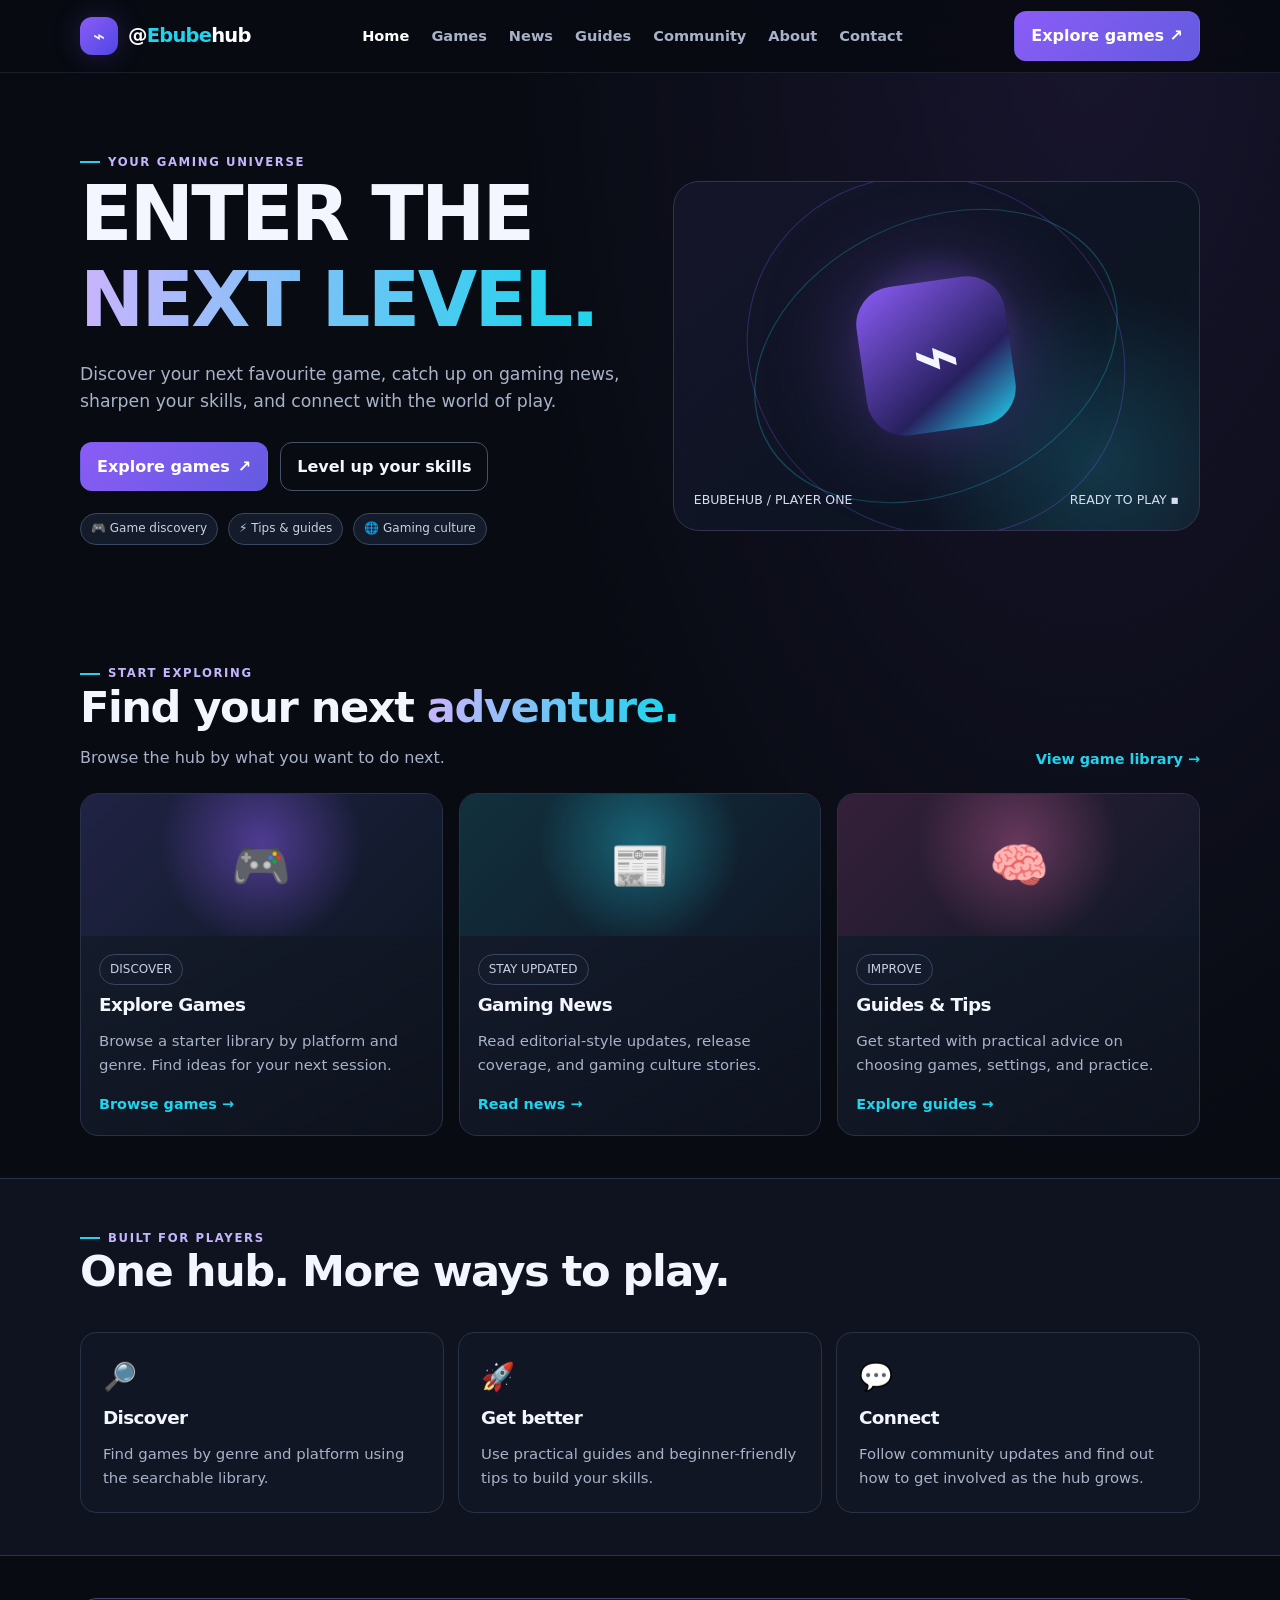
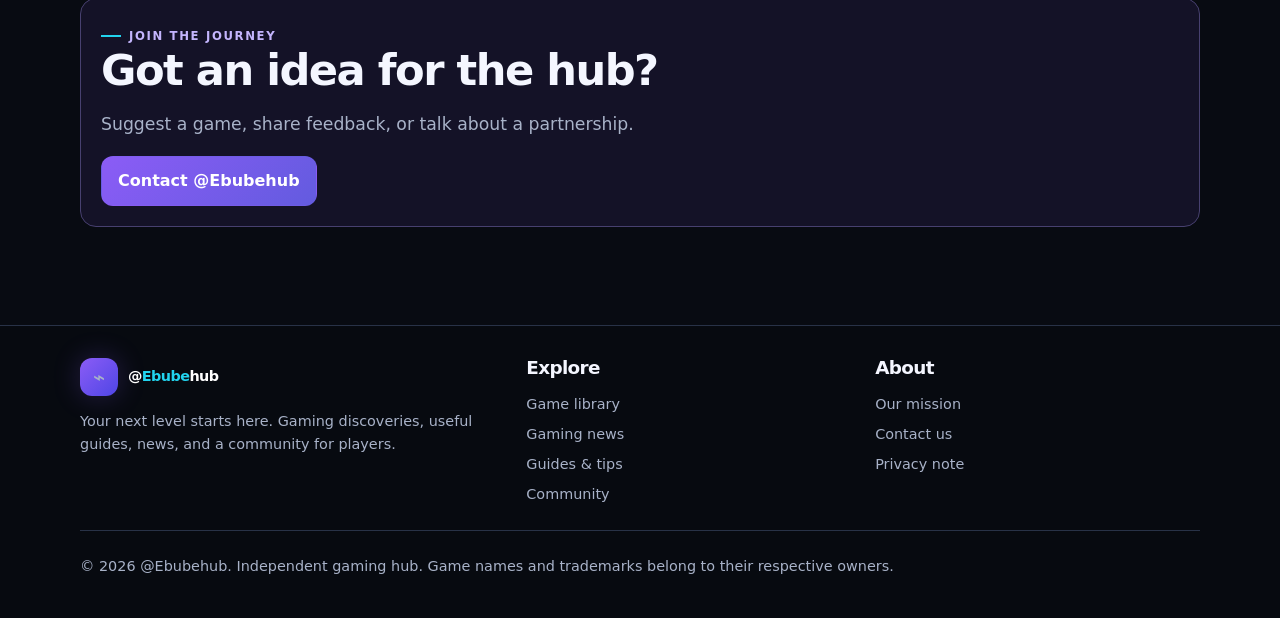
<file: index.html>
<!doctype html>
<html lang="en"><head><meta charset="utf-8"><meta name="viewport" content="width=device-width, initial-scale=1">
<title>Gaming Hub | @Ebubehub</title><meta name="description" content="Discover games, gaming news, guides and community updates at @Ebubehub.">
<meta name="theme-color" content="#080b12"><meta property="og:title" content="Gaming Hub | @Ebubehub"><meta property="og:description" content="Discover games, gaming news, guides and community updates at @Ebubehub."><meta property="og:type" content="website">
<link rel="stylesheet" href="styles.css"></head><body><a class="skip-link" href="#main">Skip to content</a>
<header class="site-header"><div class="container nav-wrap">
<a class="brand" href="index.html" aria-label="@Ebubehub home"><span class="brand-mark">⌁</span><span>@<em>Ebube</em>hub</span></a>
<button class="menu-toggle" type="button" aria-expanded="false" aria-controls="primary-nav">☰ Menu</button>
<nav class="nav-links" id="primary-nav" aria-label="Main navigation"><a href="index.html" aria-current="page">Home</a><a href="games.html">Games</a><a href="news.html">News</a><a href="guides.html">Guides</a><a href="community.html">Community</a><a href="about.html">About</a><a href="contact.html">Contact</a></nav>
<a class="nav-cta" href="games.html">Explore games ↗</a>
</div></header><main id="main">
<section class="hero"><div class="container hero-grid"><div>
<span class="eyebrow">Your gaming universe</span><h1>ENTER THE <span class="gradient-text">NEXT LEVEL.</span></h1>
<p class="lead">Discover your next favourite game, catch up on gaming news, sharpen your skills, and connect with the world of play.</p>
<div class="actions"><a class="btn" href="games.html">Explore games <span aria-hidden="true">↗</span></a><a class="btn secondary" href="guides.html">Level up your skills</a></div>
<div class="toolbar"><span class="pill">🎮 Game discovery</span><span class="pill">⚡ Tips & guides</span><span class="pill">🌐 Gaming culture</span></div>
</div><div class="hero-art" role="img" aria-label="Abstract futuristic purple and cyan gaming emblem"><div class="orb">⌁</div><div class="art-label"><span>EBUBEHUB / PLAYER ONE</span><span>READY TO PLAY ▪</span></div></div></div></section>
<section class="section"><div class="container"><div class="section-head"><div><span class="eyebrow">Start exploring</span><h2>Find your next <span class="gradient-text">adventure.</span></h2><p>Browse the hub by what you want to do next.</p></div><a class="text-link" href="games.html">View game library →</a></div>
<div class="card-grid">
<article class="card"><div class="card-art">🎮</div><div class="card-body"><div class="meta"><span class="pill">DISCOVER</span></div><h3>Explore Games</h3><p>Browse a starter library by platform and genre. Find ideas for your next session.</p><a class="text-link" href="games.html">Browse games →</a></div></article>
<article class="card"><div class="card-art cyan">📰</div><div class="card-body"><div class="meta"><span class="pill">STAY UPDATED</span></div><h3>Gaming News</h3><p>Read editorial-style updates, release coverage, and gaming culture stories.</p><a class="text-link" href="news.html">Read news →</a></div></article>
<article class="card"><div class="card-art pink">🧠</div><div class="card-body"><div class="meta"><span class="pill">IMPROVE</span></div><h3>Guides & Tips</h3><p>Get started with practical advice on choosing games, settings, and practice.</p><a class="text-link" href="guides.html">Explore guides →</a></div></article>
</div></div></section>
<section class="section section-band"><div class="container"><div class="section-head"><div><span class="eyebrow">Built for players</span><h2>One hub. More ways to play.</h2></div></div><div class="feature-grid">
<div class="feature"><div class="feature-icon">🔎</div><h3>Discover</h3><p>Find games by genre and platform using the searchable library.</p></div>
<div class="feature"><div class="feature-icon">🚀</div><h3>Get better</h3><p>Use practical guides and beginner-friendly tips to build your skills.</p></div>
<div class="feature"><div class="feature-icon">💬</div><h3>Connect</h3><p>Follow community updates and find out how to get involved as the hub grows.</p></div>
</div></div></section>
<section class="section"><div class="container callout"><span class="eyebrow">Join the journey</span><h2>Got an idea for the hub?</h2><p class="lead">Suggest a game, share feedback, or talk about a partnership.</p><a class="btn" href="contact.html">Contact @Ebubehub</a></div></section>
</main><footer class="site-footer"><div class="container">
<div class="footer-grid">
<div><a class="brand" href="index.html"><span class="brand-mark">⌁</span><span>@<em>Ebube</em>hub</span></a><p>Your next level starts here. Gaming discoveries, useful guides, news, and a community for players.</p></div>
<div><h3>Explore</h3><div class="footer-links"><a href="games.html">Game library</a><a href="news.html">Gaming news</a><a href="guides.html">Guides & tips</a><a href="community.html">Community</a></div></div>
<div><h3>About</h3><div class="footer-links"><a href="about.html">Our mission</a><a href="contact.html">Contact us</a><a href="privacy.html">Privacy note</a></div></div>
</div><hr><p class="small">© <span data-year></span> @Ebubehub. Independent gaming hub. Game names and trademarks belong to their respective owners.</p>
</div></footer><script src="script.js" defer></script></body></html>
</file>
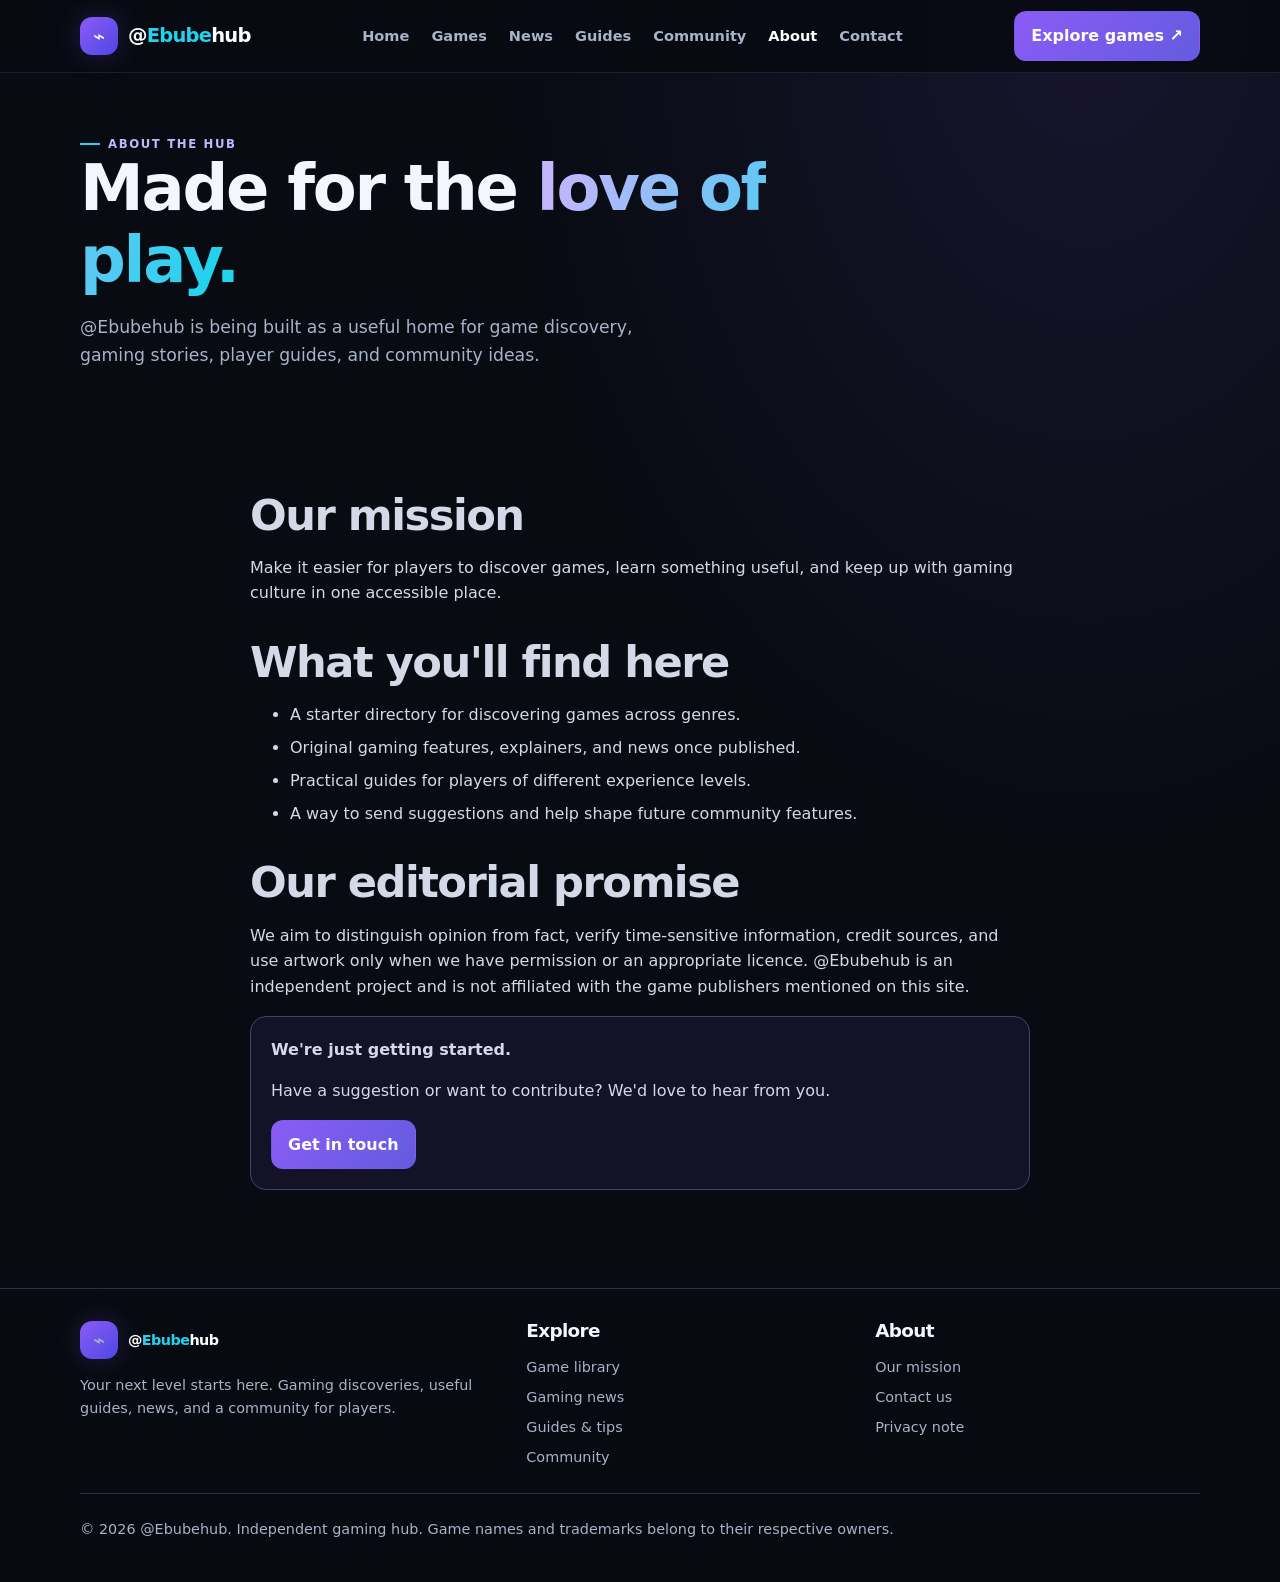
<file: about.html>
<!doctype html>
<html lang="en"><head><meta charset="utf-8"><meta name="viewport" content="width=device-width, initial-scale=1">
<title>About @Ebubehub | @Ebubehub</title><meta name="description" content="Learn about the idea behind @Ebubehub, a growing all-in-one gaming hub.">
<meta name="theme-color" content="#080b12"><meta property="og:title" content="About @Ebubehub | @Ebubehub"><meta property="og:description" content="Learn about the idea behind @Ebubehub, a growing all-in-one gaming hub."><meta property="og:type" content="website">
<link rel="stylesheet" href="styles.css"></head><body><a class="skip-link" href="#main">Skip to content</a>
<header class="site-header"><div class="container nav-wrap">
<a class="brand" href="index.html" aria-label="@Ebubehub home"><span class="brand-mark">⌁</span><span>@<em>Ebube</em>hub</span></a>
<button class="menu-toggle" type="button" aria-expanded="false" aria-controls="primary-nav">☰ Menu</button>
<nav class="nav-links" id="primary-nav" aria-label="Main navigation"><a href="index.html">Home</a><a href="games.html">Games</a><a href="news.html">News</a><a href="guides.html">Guides</a><a href="community.html">Community</a><a href="about.html" aria-current="page">About</a><a href="contact.html">Contact</a></nav>
<a class="nav-cta" href="games.html">Explore games ↗</a>
</div></header><main id="main">
<section class="page-hero"><div class="container"><span class="eyebrow">About the hub</span><h1>Made for the <span class="gradient-text">love of play.</span></h1><p class="lead">@Ebubehub is being built as a useful home for game discovery, gaming stories, player guides, and community ideas.</p></div></section>
<section class="section"><div class="container prose"><h2>Our mission</h2><p>Make it easier for players to discover games, learn something useful, and keep up with gaming culture in one accessible place.</p><h2>What you'll find here</h2><ul><li>A starter directory for discovering games across genres.</li><li>Original gaming features, explainers, and news once published.</li><li>Practical guides for players of different experience levels.</li><li>A way to send suggestions and help shape future community features.</li></ul><h2>Our editorial promise</h2><p>We aim to distinguish opinion from fact, verify time-sensitive information, credit sources, and use artwork only when we have permission or an appropriate licence. @Ebubehub is an independent project and is not affiliated with the game publishers mentioned on this site.</p><div class="callout"><strong>We're just getting started.</strong><p>Have a suggestion or want to contribute? We'd love to hear from you.</p><a class="btn" href="contact.html">Get in touch</a></div></div></section>
</main><footer class="site-footer"><div class="container">
<div class="footer-grid">
<div><a class="brand" href="index.html"><span class="brand-mark">⌁</span><span>@<em>Ebube</em>hub</span></a><p>Your next level starts here. Gaming discoveries, useful guides, news, and a community for players.</p></div>
<div><h3>Explore</h3><div class="footer-links"><a href="games.html">Game library</a><a href="news.html">Gaming news</a><a href="guides.html">Guides & tips</a><a href="community.html">Community</a></div></div>
<div><h3>About</h3><div class="footer-links"><a href="about.html">Our mission</a><a href="contact.html">Contact us</a><a href="privacy.html">Privacy note</a></div></div>
</div><hr><p class="small">© <span data-year></span> @Ebubehub. Independent gaming hub. Game names and trademarks belong to their respective owners.</p>
</div></footer><script src="script.js" defer></script></body></html>
</file>
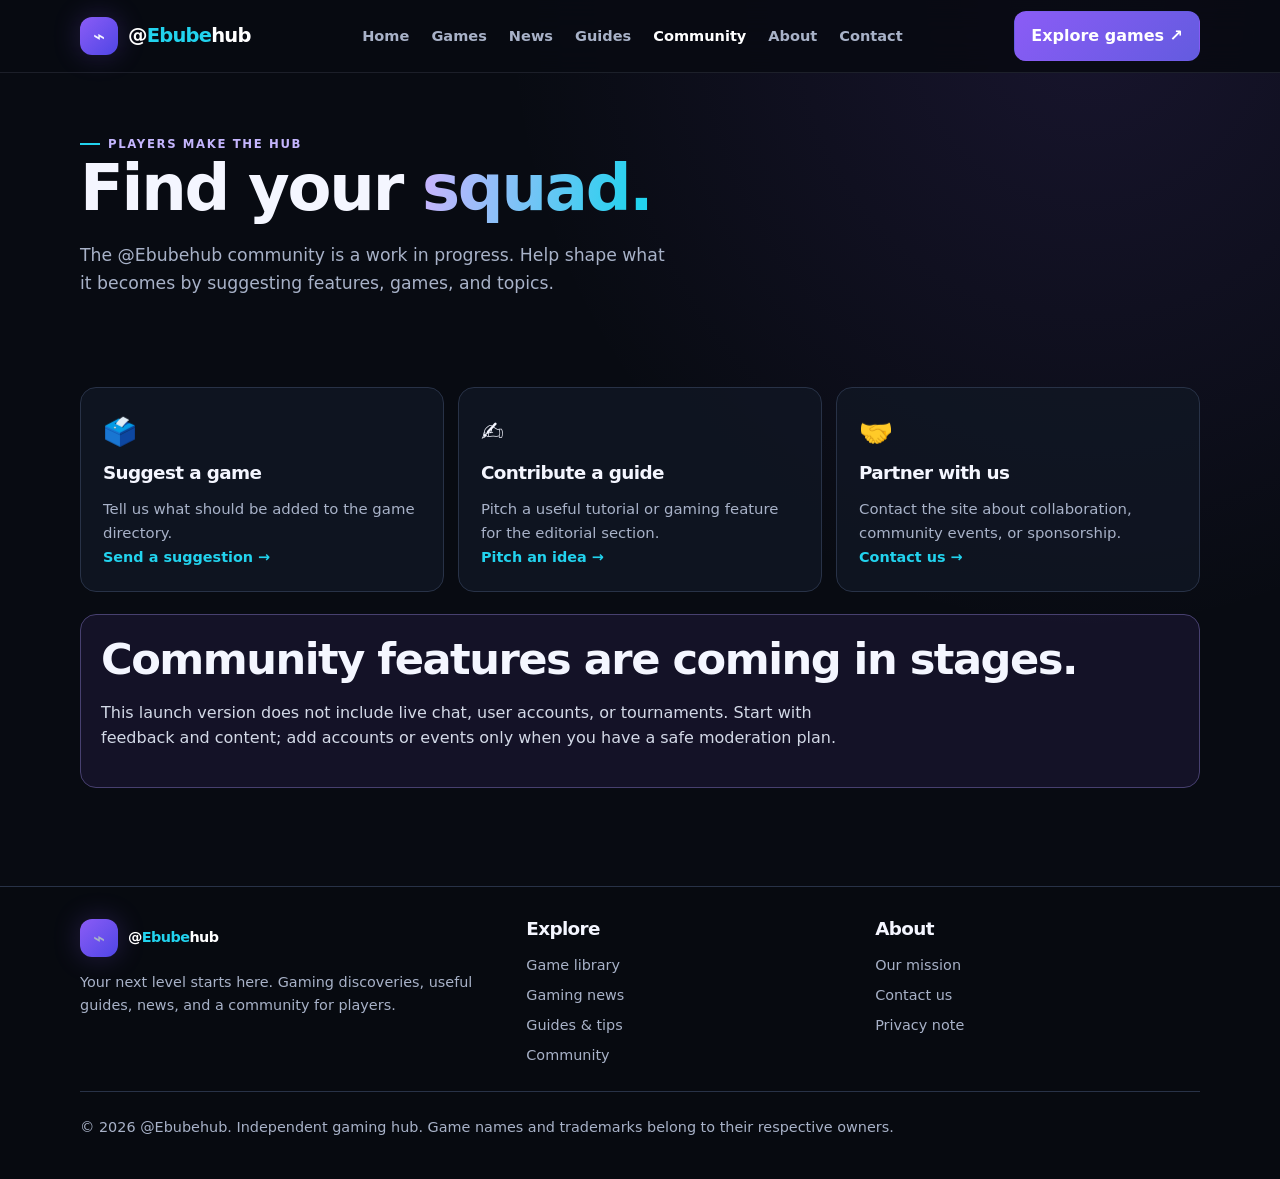
<file: community.html>
<!doctype html>
<html lang="en"><head><meta charset="utf-8"><meta name="viewport" content="width=device-width, initial-scale=1">
<title>Community | @Ebubehub</title><meta name="description" content="Discover ways to take part in the growing @Ebubehub gaming community.">
<meta name="theme-color" content="#080b12"><meta property="og:title" content="Community | @Ebubehub"><meta property="og:description" content="Discover ways to take part in the growing @Ebubehub gaming community."><meta property="og:type" content="website">
<link rel="stylesheet" href="styles.css"></head><body><a class="skip-link" href="#main">Skip to content</a>
<header class="site-header"><div class="container nav-wrap">
<a class="brand" href="index.html" aria-label="@Ebubehub home"><span class="brand-mark">⌁</span><span>@<em>Ebube</em>hub</span></a>
<button class="menu-toggle" type="button" aria-expanded="false" aria-controls="primary-nav">☰ Menu</button>
<nav class="nav-links" id="primary-nav" aria-label="Main navigation"><a href="index.html">Home</a><a href="games.html">Games</a><a href="news.html">News</a><a href="guides.html">Guides</a><a href="community.html" aria-current="page">Community</a><a href="about.html">About</a><a href="contact.html">Contact</a></nav>
<a class="nav-cta" href="games.html">Explore games ↗</a>
</div></header><main id="main">
<section class="page-hero"><div class="container"><span class="eyebrow">Players make the hub</span><h1>Find your <span class="gradient-text">squad.</span></h1><p class="lead">The @Ebubehub community is a work in progress. Help shape what it becomes by suggesting features, games, and topics.</p></div></section>
<section class="section"><div class="container"><div class="feature-grid">
<div class="feature"><div class="feature-icon">🗳️</div><h3>Suggest a game</h3><p>Tell us what should be added to the game directory.</p><p><a class="text-link" href="contact.html">Send a suggestion →</a></p></div>
<div class="feature"><div class="feature-icon">✍️</div><h3>Contribute a guide</h3><p>Pitch a useful tutorial or gaming feature for the editorial section.</p><p><a class="text-link" href="contact.html">Pitch an idea →</a></p></div>
<div class="feature"><div class="feature-icon">🤝</div><h3>Partner with us</h3><p>Contact the site about collaboration, community events, or sponsorship.</p><p><a class="text-link" href="contact.html">Contact us →</a></p></div>
</div><div class="callout" style="margin-top:22px"><h2>Community features are coming in stages.</h2><p class="prose">This launch version does not include live chat, user accounts, or tournaments. Start with feedback and content; add accounts or events only when you have a safe moderation plan.</p></div></div></section>
</main><footer class="site-footer"><div class="container">
<div class="footer-grid">
<div><a class="brand" href="index.html"><span class="brand-mark">⌁</span><span>@<em>Ebube</em>hub</span></a><p>Your next level starts here. Gaming discoveries, useful guides, news, and a community for players.</p></div>
<div><h3>Explore</h3><div class="footer-links"><a href="games.html">Game library</a><a href="news.html">Gaming news</a><a href="guides.html">Guides & tips</a><a href="community.html">Community</a></div></div>
<div><h3>About</h3><div class="footer-links"><a href="about.html">Our mission</a><a href="contact.html">Contact us</a><a href="privacy.html">Privacy note</a></div></div>
</div><hr><p class="small">© <span data-year></span> @Ebubehub. Independent gaming hub. Game names and trademarks belong to their respective owners.</p>
</div></footer><script src="script.js" defer></script></body></html>
</file>
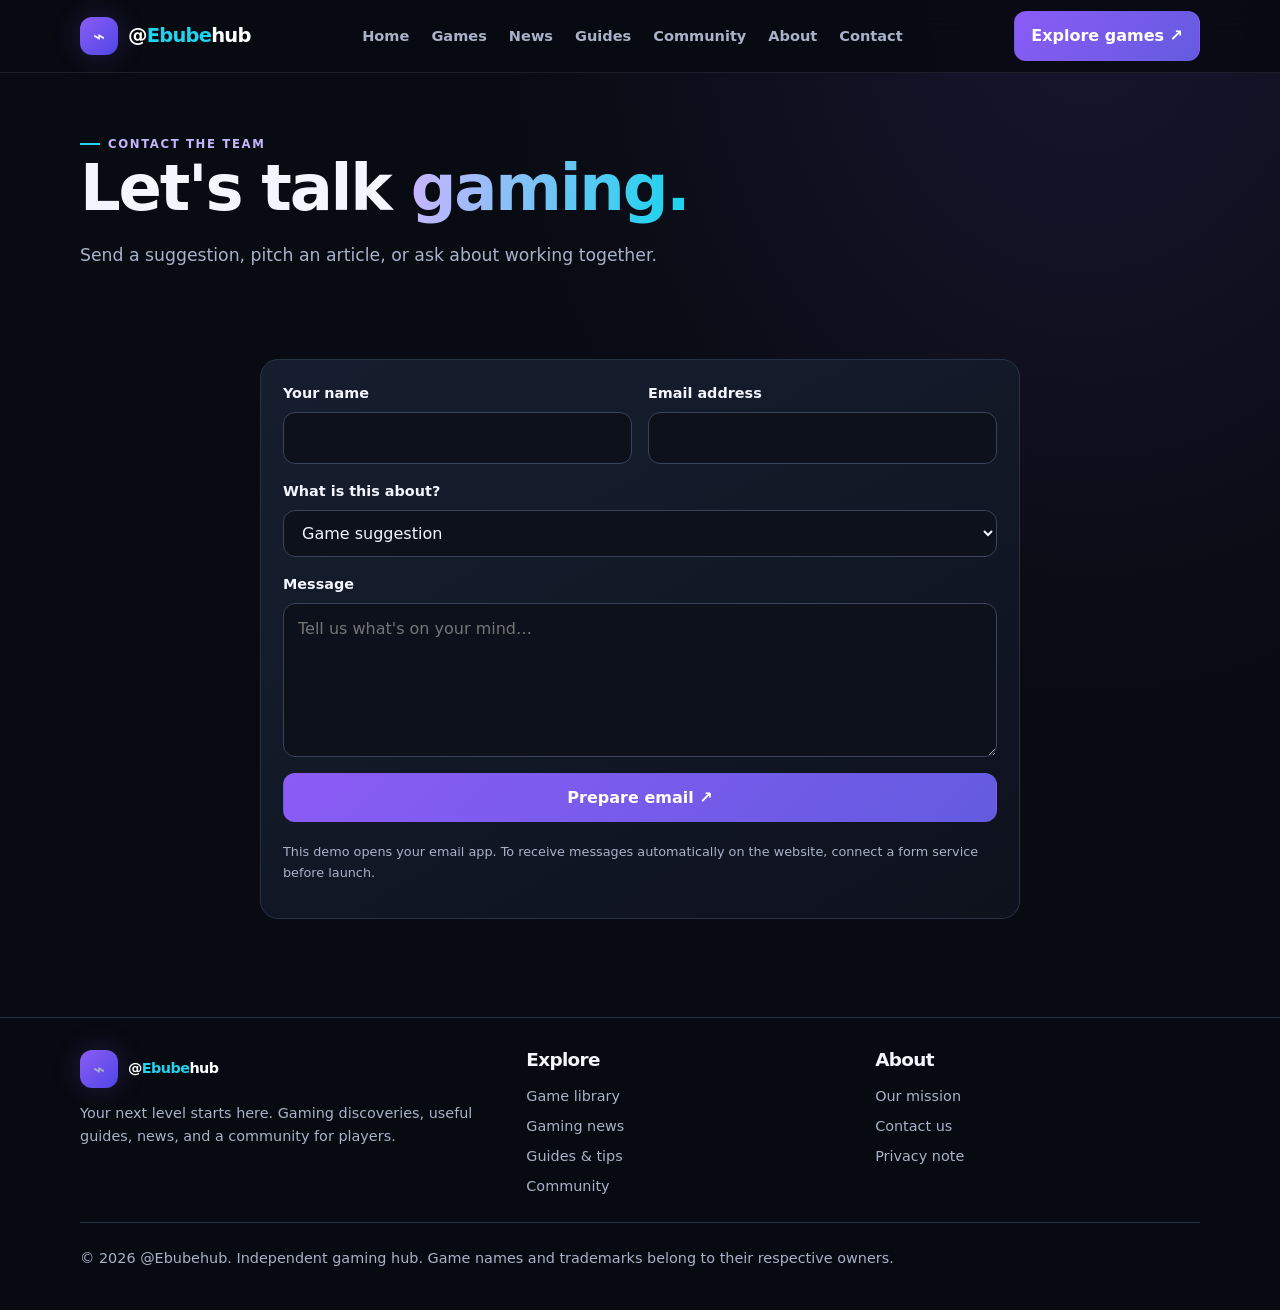
<file: contact.html>
<!doctype html>
<html lang="en"><head><meta charset="utf-8"><meta name="viewport" content="width=device-width, initial-scale=1">
<title>Contact | @Ebubehub</title><meta name="description" content="Contact @Ebubehub with game suggestions, editorial pitches, feedback, or partnership enquiries.">
<meta name="theme-color" content="#080b12"><meta property="og:title" content="Contact | @Ebubehub"><meta property="og:description" content="Contact @Ebubehub with game suggestions, editorial pitches, feedback, or partnership enquiries."><meta property="og:type" content="website">
<link rel="stylesheet" href="styles.css"></head><body><a class="skip-link" href="#main">Skip to content</a>
<header class="site-header"><div class="container nav-wrap">
<a class="brand" href="index.html" aria-label="@Ebubehub home"><span class="brand-mark">⌁</span><span>@<em>Ebube</em>hub</span></a>
<button class="menu-toggle" type="button" aria-expanded="false" aria-controls="primary-nav">☰ Menu</button>
<nav class="nav-links" id="primary-nav" aria-label="Main navigation"><a href="index.html">Home</a><a href="games.html">Games</a><a href="news.html">News</a><a href="guides.html">Guides</a><a href="community.html">Community</a><a href="about.html">About</a><a href="contact.html">Contact</a></nav>
<a class="nav-cta" href="games.html">Explore games ↗</a>
</div></header><main id="main">
<section class="page-hero"><div class="container"><span class="eyebrow">Contact the team</span><h1>Let's talk <span class="gradient-text">gaming.</span></h1><p class="lead">Send a suggestion, pitch an article, or ask about working together.</p></div></section>
<section class="section"><div class="container" style="max-width:760px"><form id="contact-form" class="card" style="padding:22px"><div class="form-grid">
<div class="form-field"><label for="name">Your name</label><input class="field" id="name" name="name" autocomplete="name" required></div>
<div class="form-field"><label for="email">Email address</label><input class="field" id="email" name="email" type="email" autocomplete="email" required></div>
<div class="form-field full"><label for="topic">What is this about?</label><select class="field" id="topic" name="topic"><option>Game suggestion</option><option>Article pitch</option><option>Feedback</option><option>Partnership</option><option>Other</option></select></div>
<div class="form-field full"><label for="message">Message</label><textarea class="field" id="message" name="message" rows="5" required placeholder="Tell us what's on your mind…"></textarea></div>
<div class="form-field full"><button class="btn" type="submit">Prepare email ↗</button><p class="small">This demo opens your email app. To receive messages automatically on the website, connect a form service before launch.</p></div>
</div><div class="notice" id="form-notice" role="status"></div></form></div></section>
</main><footer class="site-footer"><div class="container">
<div class="footer-grid">
<div><a class="brand" href="index.html"><span class="brand-mark">⌁</span><span>@<em>Ebube</em>hub</span></a><p>Your next level starts here. Gaming discoveries, useful guides, news, and a community for players.</p></div>
<div><h3>Explore</h3><div class="footer-links"><a href="games.html">Game library</a><a href="news.html">Gaming news</a><a href="guides.html">Guides & tips</a><a href="community.html">Community</a></div></div>
<div><h3>About</h3><div class="footer-links"><a href="about.html">Our mission</a><a href="contact.html">Contact us</a><a href="privacy.html">Privacy note</a></div></div>
</div><hr><p class="small">© <span data-year></span> @Ebubehub. Independent gaming hub. Game names and trademarks belong to their respective owners.</p>
</div></footer><script src="script.js" defer></script></body></html>
</file>
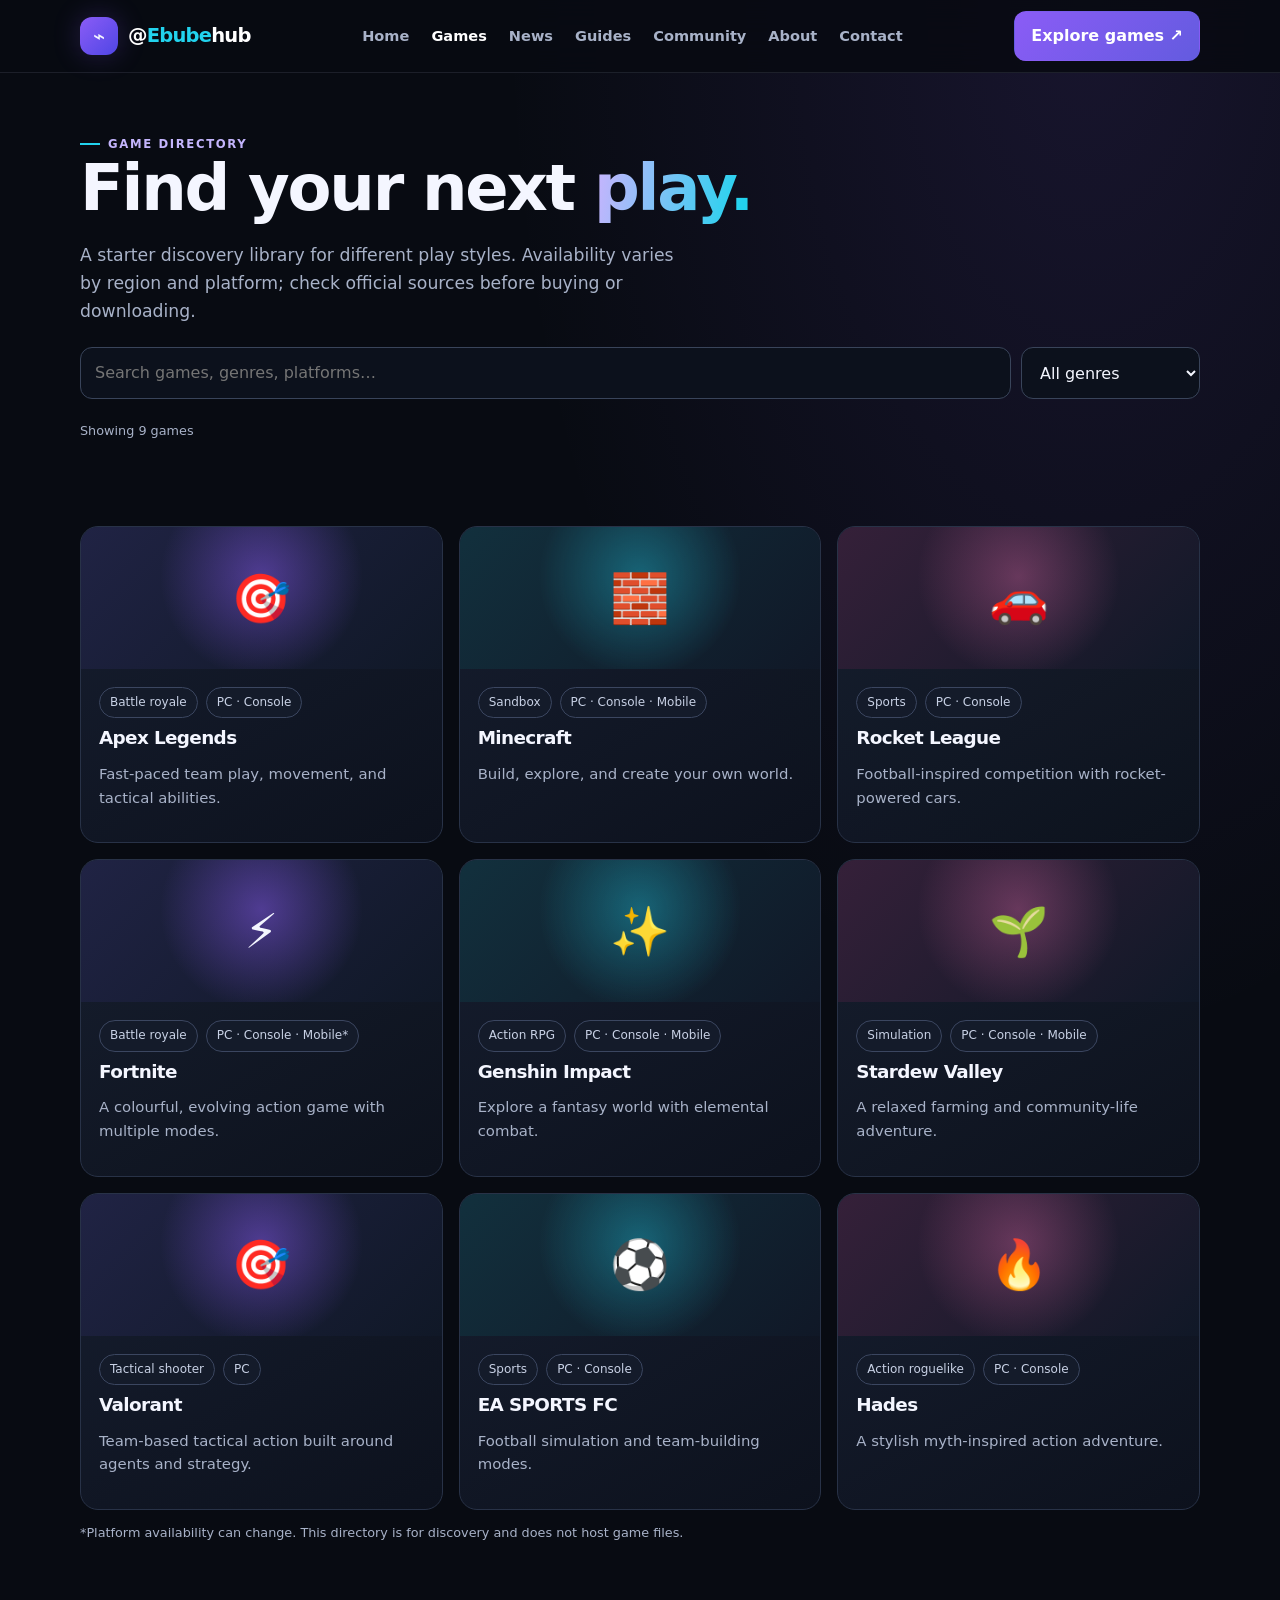
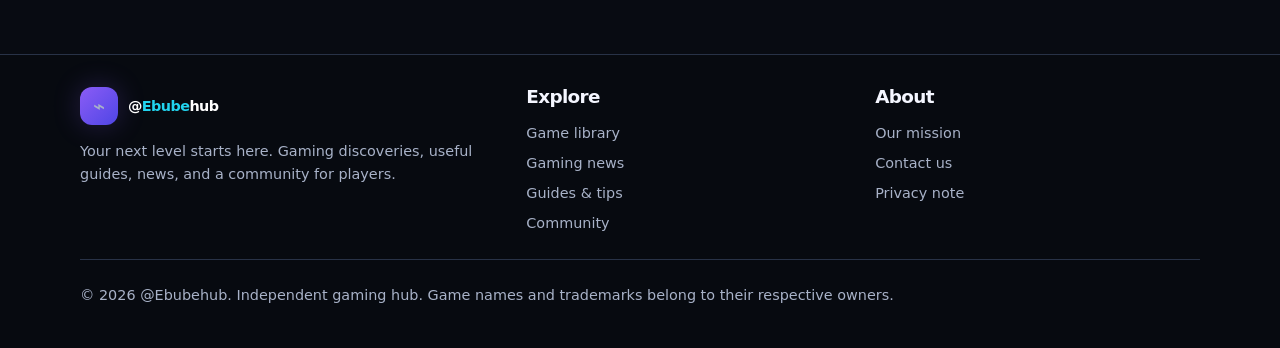
<file: games.html>
<!doctype html>
<html lang="en"><head><meta charset="utf-8"><meta name="viewport" content="width=device-width, initial-scale=1">
<title>Game Library | @Ebubehub</title><meta name="description" content="Search the @Ebubehub starter game directory by title, genre, or platform.">
<meta name="theme-color" content="#080b12"><meta property="og:title" content="Game Library | @Ebubehub"><meta property="og:description" content="Search the @Ebubehub starter game directory by title, genre, or platform."><meta property="og:type" content="website">
<link rel="stylesheet" href="styles.css"></head><body><a class="skip-link" href="#main">Skip to content</a>
<header class="site-header"><div class="container nav-wrap">
<a class="brand" href="index.html" aria-label="@Ebubehub home"><span class="brand-mark">⌁</span><span>@<em>Ebube</em>hub</span></a>
<button class="menu-toggle" type="button" aria-expanded="false" aria-controls="primary-nav">☰ Menu</button>
<nav class="nav-links" id="primary-nav" aria-label="Main navigation"><a href="index.html">Home</a><a href="games.html" aria-current="page">Games</a><a href="news.html">News</a><a href="guides.html">Guides</a><a href="community.html">Community</a><a href="about.html">About</a><a href="contact.html">Contact</a></nav>
<a class="nav-cta" href="games.html">Explore games ↗</a>
</div></header><main id="main">
<section class="page-hero"><div class="container"><span class="eyebrow">Game directory</span><h1>Find your next <span class="gradient-text">play.</span></h1><p class="lead">A starter discovery library for different play styles. Availability varies by region and platform; check official sources before buying or downloading.</p>
<div class="toolbar"><div class="search-wrap"><input class="field" id="game-search" type="search" placeholder="Search games, genres, platforms…" aria-label="Search games"></div><select class="field" id="genre-filter" aria-label="Filter by genre"><option value="">All genres</option><option>Battle royale</option><option>Sandbox</option><option>Sports</option><option>Action RPG</option><option>Simulation</option><option>Tactical shooter</option><option>Action roguelike</option></select></div>
<p class="small" id="result-count" aria-live="polite">Showing 9 games</p></div></section>
<section class="section"><div class="container"><div class="card-grid" id="game-grid"><article class="card searchable" data-search="apex legends battle royale pc · console"><div class="card-art ">🎯</div><div class="card-body"><div class="meta"><span class="pill">Battle royale</span><span class="pill">PC · Console</span></div><h3>Apex Legends</h3><p>Fast-paced team play, movement, and tactical abilities.</p></div></article><article class="card searchable" data-search="minecraft sandbox pc · console · mobile"><div class="card-art cyan">🧱</div><div class="card-body"><div class="meta"><span class="pill">Sandbox</span><span class="pill">PC · Console · Mobile</span></div><h3>Minecraft</h3><p>Build, explore, and create your own world.</p></div></article><article class="card searchable" data-search="rocket league sports pc · console"><div class="card-art pink">🚗</div><div class="card-body"><div class="meta"><span class="pill">Sports</span><span class="pill">PC · Console</span></div><h3>Rocket League</h3><p>Football-inspired competition with rocket-powered cars.</p></div></article><article class="card searchable" data-search="fortnite battle royale pc · console · mobile*"><div class="card-art ">⚡</div><div class="card-body"><div class="meta"><span class="pill">Battle royale</span><span class="pill">PC · Console · Mobile*</span></div><h3>Fortnite</h3><p>A colourful, evolving action game with multiple modes.</p></div></article><article class="card searchable" data-search="genshin impact action rpg pc · console · mobile"><div class="card-art cyan">✨</div><div class="card-body"><div class="meta"><span class="pill">Action RPG</span><span class="pill">PC · Console · Mobile</span></div><h3>Genshin Impact</h3><p>Explore a fantasy world with elemental combat.</p></div></article><article class="card searchable" data-search="stardew valley simulation pc · console · mobile"><div class="card-art pink">🌱</div><div class="card-body"><div class="meta"><span class="pill">Simulation</span><span class="pill">PC · Console · Mobile</span></div><h3>Stardew Valley</h3><p>A relaxed farming and community-life adventure.</p></div></article><article class="card searchable" data-search="valorant tactical shooter pc"><div class="card-art ">🎯</div><div class="card-body"><div class="meta"><span class="pill">Tactical shooter</span><span class="pill">PC</span></div><h3>Valorant</h3><p>Team-based tactical action built around agents and strategy.</p></div></article><article class="card searchable" data-search="ea sports fc sports pc · console"><div class="card-art cyan">⚽</div><div class="card-body"><div class="meta"><span class="pill">Sports</span><span class="pill">PC · Console</span></div><h3>EA SPORTS FC</h3><p>Football simulation and team-building modes.</p></div></article><article class="card searchable" data-search="hades action roguelike pc · console"><div class="card-art pink">🔥</div><div class="card-body"><div class="meta"><span class="pill">Action roguelike</span><span class="pill">PC · Console</span></div><h3>Hades</h3><p>A stylish myth-inspired action adventure.</p></div></article></div><div class="empty-state" id="empty-state">No matches yet. Try another title or genre.</div><p class="small">*Platform availability can change. This directory is for discovery and does not host game files.</p></div></section>
</main><footer class="site-footer"><div class="container">
<div class="footer-grid">
<div><a class="brand" href="index.html"><span class="brand-mark">⌁</span><span>@<em>Ebube</em>hub</span></a><p>Your next level starts here. Gaming discoveries, useful guides, news, and a community for players.</p></div>
<div><h3>Explore</h3><div class="footer-links"><a href="games.html">Game library</a><a href="news.html">Gaming news</a><a href="guides.html">Guides & tips</a><a href="community.html">Community</a></div></div>
<div><h3>About</h3><div class="footer-links"><a href="about.html">Our mission</a><a href="contact.html">Contact us</a><a href="privacy.html">Privacy note</a></div></div>
</div><hr><p class="small">© <span data-year></span> @Ebubehub. Independent gaming hub. Game names and trademarks belong to their respective owners.</p>
</div></footer><script src="script.js" defer></script></body></html>
</file>
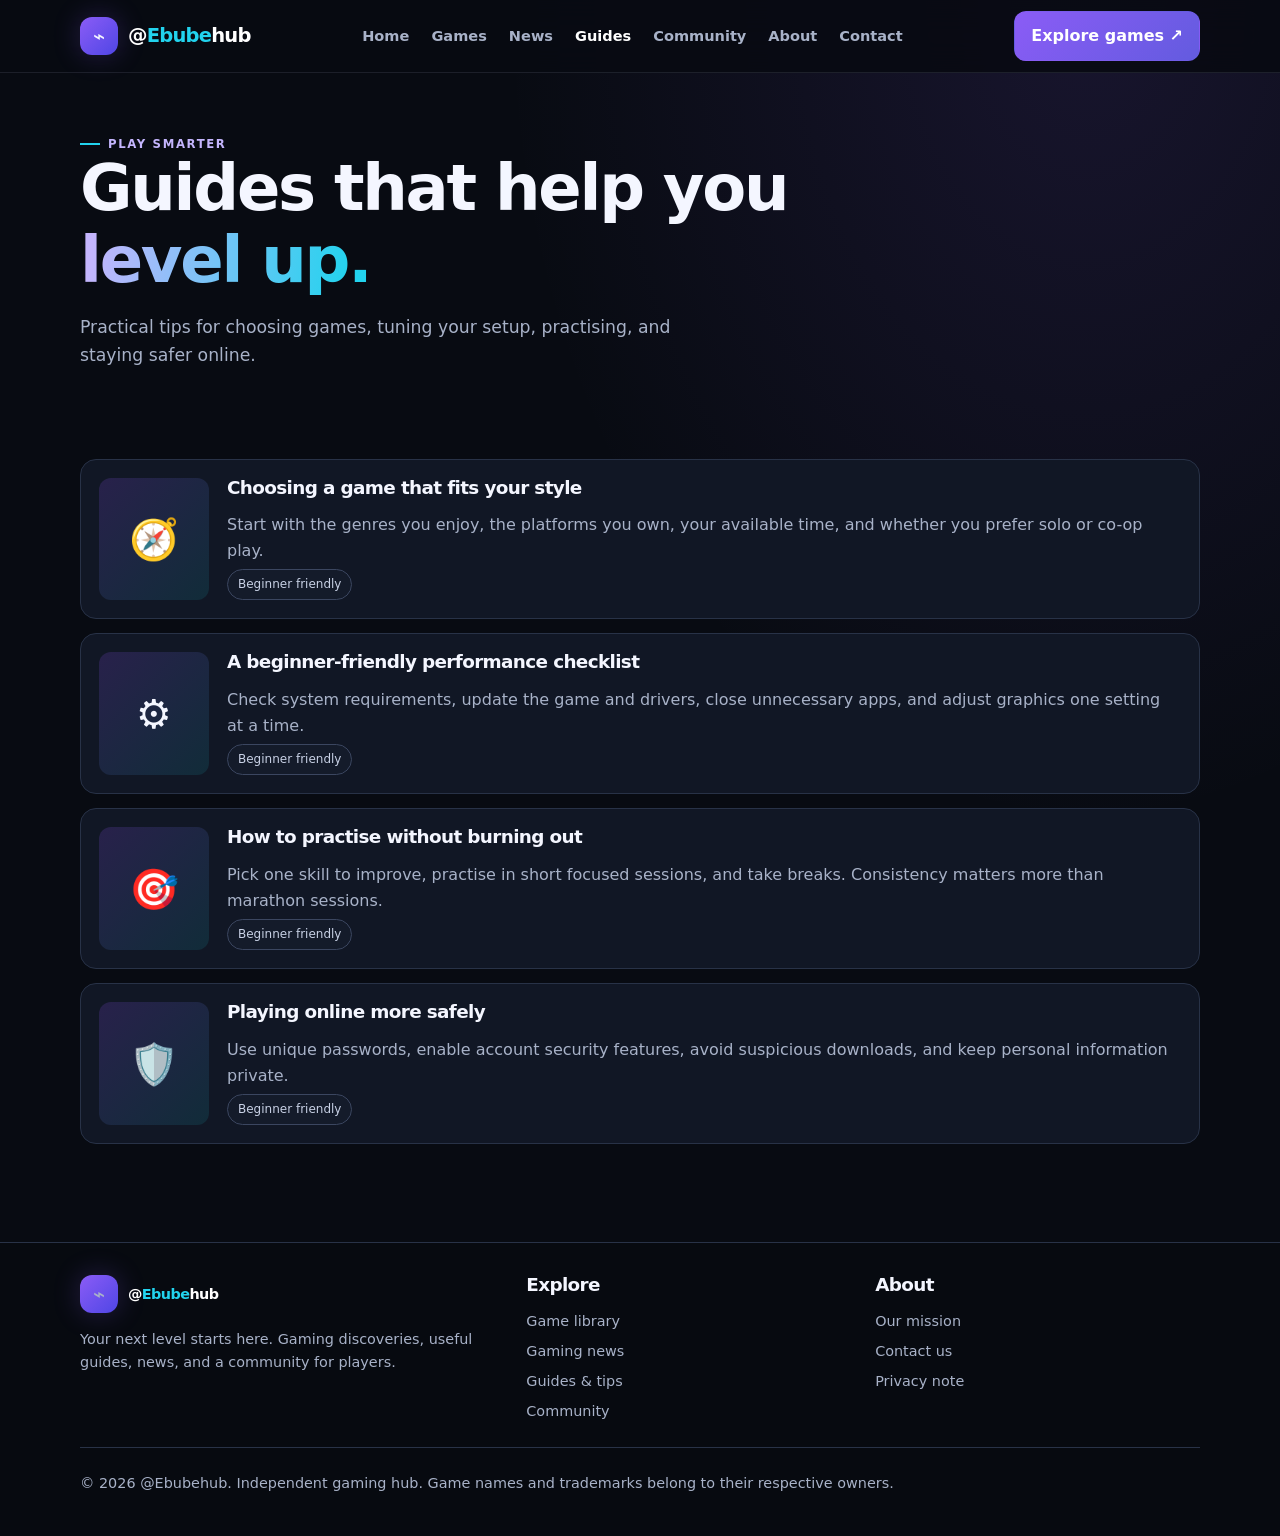
<file: guides.html>
<!doctype html>
<html lang="en"><head><meta charset="utf-8"><meta name="viewport" content="width=device-width, initial-scale=1">
<title>Guides & Tips | @Ebubehub</title><meta name="description" content="Practical gaming guides, setup advice, and safer play tips for beginners.">
<meta name="theme-color" content="#080b12"><meta property="og:title" content="Guides & Tips | @Ebubehub"><meta property="og:description" content="Practical gaming guides, setup advice, and safer play tips for beginners."><meta property="og:type" content="website">
<link rel="stylesheet" href="styles.css"></head><body><a class="skip-link" href="#main">Skip to content</a>
<header class="site-header"><div class="container nav-wrap">
<a class="brand" href="index.html" aria-label="@Ebubehub home"><span class="brand-mark">⌁</span><span>@<em>Ebube</em>hub</span></a>
<button class="menu-toggle" type="button" aria-expanded="false" aria-controls="primary-nav">☰ Menu</button>
<nav class="nav-links" id="primary-nav" aria-label="Main navigation"><a href="index.html">Home</a><a href="games.html">Games</a><a href="news.html">News</a><a href="guides.html" aria-current="page">Guides</a><a href="community.html">Community</a><a href="about.html">About</a><a href="contact.html">Contact</a></nav>
<a class="nav-cta" href="games.html">Explore games ↗</a>
</div></header><main id="main">
<section class="page-hero"><div class="container"><span class="eyebrow">Play smarter</span><h1>Guides that help you <span class="gradient-text">level up.</span></h1><p class="lead">Practical tips for choosing games, tuning your setup, practising, and staying safer online.</p></div></section>
<section class="section"><div class="container"><div class="article-list"><article class="article-row"><div class="article-icon">🧭</div><div><h3>Choosing a game that fits your style</h3><p>Start with the genres you enjoy, the platforms you own, your available time, and whether you prefer solo or co-op play.</p><span class="pill">Beginner friendly</span></div></article><article class="article-row"><div class="article-icon">⚙️</div><div><h3>A beginner-friendly performance checklist</h3><p>Check system requirements, update the game and drivers, close unnecessary apps, and adjust graphics one setting at a time.</p><span class="pill">Beginner friendly</span></div></article><article class="article-row"><div class="article-icon">🎯</div><div><h3>How to practise without burning out</h3><p>Pick one skill to improve, practise in short focused sessions, and take breaks. Consistency matters more than marathon sessions.</p><span class="pill">Beginner friendly</span></div></article><article class="article-row"><div class="article-icon">🛡️</div><div><h3>Playing online more safely</h3><p>Use unique passwords, enable account security features, avoid suspicious downloads, and keep personal information private.</p><span class="pill">Beginner friendly</span></div></article></div></div></section>
</main><footer class="site-footer"><div class="container">
<div class="footer-grid">
<div><a class="brand" href="index.html"><span class="brand-mark">⌁</span><span>@<em>Ebube</em>hub</span></a><p>Your next level starts here. Gaming discoveries, useful guides, news, and a community for players.</p></div>
<div><h3>Explore</h3><div class="footer-links"><a href="games.html">Game library</a><a href="news.html">Gaming news</a><a href="guides.html">Guides & tips</a><a href="community.html">Community</a></div></div>
<div><h3>About</h3><div class="footer-links"><a href="about.html">Our mission</a><a href="contact.html">Contact us</a><a href="privacy.html">Privacy note</a></div></div>
</div><hr><p class="small">© <span data-year></span> @Ebubehub. Independent gaming hub. Game names and trademarks belong to their respective owners.</p>
</div></footer><script src="script.js" defer></script></body></html>
</file>
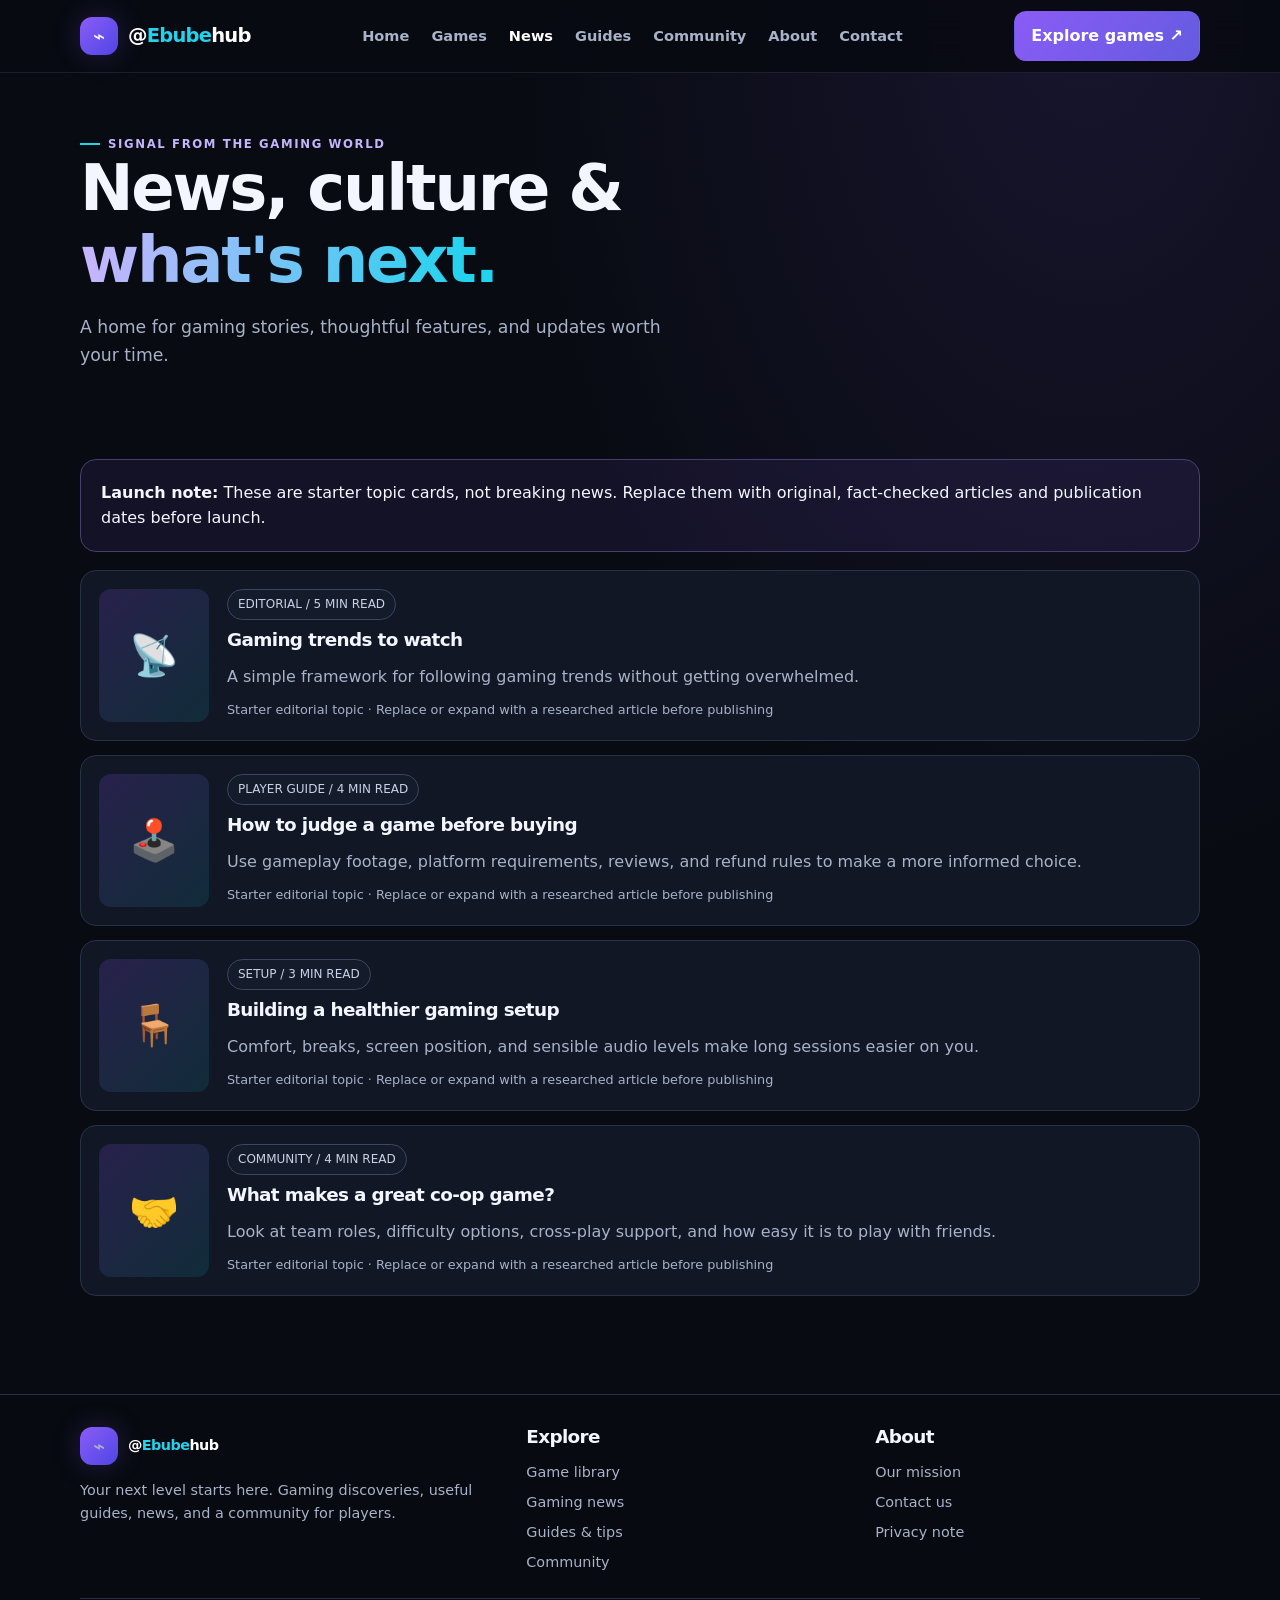
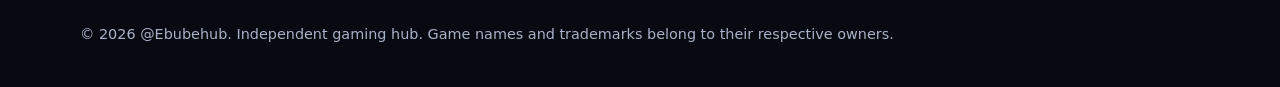
<file: news.html>
<!doctype html>
<html lang="en"><head><meta charset="utf-8"><meta name="viewport" content="width=device-width, initial-scale=1">
<title>Gaming News | @Ebubehub</title><meta name="description" content="Gaming stories, features, and editorial topics from @Ebubehub.">
<meta name="theme-color" content="#080b12"><meta property="og:title" content="Gaming News | @Ebubehub"><meta property="og:description" content="Gaming stories, features, and editorial topics from @Ebubehub."><meta property="og:type" content="website">
<link rel="stylesheet" href="styles.css"></head><body><a class="skip-link" href="#main">Skip to content</a>
<header class="site-header"><div class="container nav-wrap">
<a class="brand" href="index.html" aria-label="@Ebubehub home"><span class="brand-mark">⌁</span><span>@<em>Ebube</em>hub</span></a>
<button class="menu-toggle" type="button" aria-expanded="false" aria-controls="primary-nav">☰ Menu</button>
<nav class="nav-links" id="primary-nav" aria-label="Main navigation"><a href="index.html">Home</a><a href="games.html">Games</a><a href="news.html" aria-current="page">News</a><a href="guides.html">Guides</a><a href="community.html">Community</a><a href="about.html">About</a><a href="contact.html">Contact</a></nav>
<a class="nav-cta" href="games.html">Explore games ↗</a>
</div></header><main id="main">
<section class="page-hero"><div class="container"><span class="eyebrow">Signal from the gaming world</span><h1>News, culture & <span class="gradient-text">what's next.</span></h1><p class="lead">A home for gaming stories, thoughtful features, and updates worth your time.</p></div></section>
<section class="section"><div class="container"><div class="callout"><strong>Launch note:</strong> These are starter topic cards, not breaking news. Replace them with original, fact-checked articles and publication dates before launch.</div><div class="article-list" style="margin-top:18px"><article class="article-row"><div class="article-icon">📡</div><div><div class="meta"><span class="pill">EDITORIAL / 5 MIN READ</span></div><h3>Gaming trends to watch</h3><p>A simple framework for following gaming trends without getting overwhelmed.</p><span class="small">Starter editorial topic · Replace or expand with a researched article before publishing</span></div></article><article class="article-row"><div class="article-icon">🕹️</div><div><div class="meta"><span class="pill">PLAYER GUIDE / 4 MIN READ</span></div><h3>How to judge a game before buying</h3><p>Use gameplay footage, platform requirements, reviews, and refund rules to make a more informed choice.</p><span class="small">Starter editorial topic · Replace or expand with a researched article before publishing</span></div></article><article class="article-row"><div class="article-icon">🪑</div><div><div class="meta"><span class="pill">SETUP / 3 MIN READ</span></div><h3>Building a healthier gaming setup</h3><p>Comfort, breaks, screen position, and sensible audio levels make long sessions easier on you.</p><span class="small">Starter editorial topic · Replace or expand with a researched article before publishing</span></div></article><article class="article-row"><div class="article-icon">🤝</div><div><div class="meta"><span class="pill">COMMUNITY / 4 MIN READ</span></div><h3>What makes a great co-op game?</h3><p>Look at team roles, difficulty options, cross-play support, and how easy it is to play with friends.</p><span class="small">Starter editorial topic · Replace or expand with a researched article before publishing</span></div></article></div></div></section>
</main><footer class="site-footer"><div class="container">
<div class="footer-grid">
<div><a class="brand" href="index.html"><span class="brand-mark">⌁</span><span>@<em>Ebube</em>hub</span></a><p>Your next level starts here. Gaming discoveries, useful guides, news, and a community for players.</p></div>
<div><h3>Explore</h3><div class="footer-links"><a href="games.html">Game library</a><a href="news.html">Gaming news</a><a href="guides.html">Guides & tips</a><a href="community.html">Community</a></div></div>
<div><h3>About</h3><div class="footer-links"><a href="about.html">Our mission</a><a href="contact.html">Contact us</a><a href="privacy.html">Privacy note</a></div></div>
</div><hr><p class="small">© <span data-year></span> @Ebubehub. Independent gaming hub. Game names and trademarks belong to their respective owners.</p>
</div></footer><script src="script.js" defer></script></body></html>
</file>
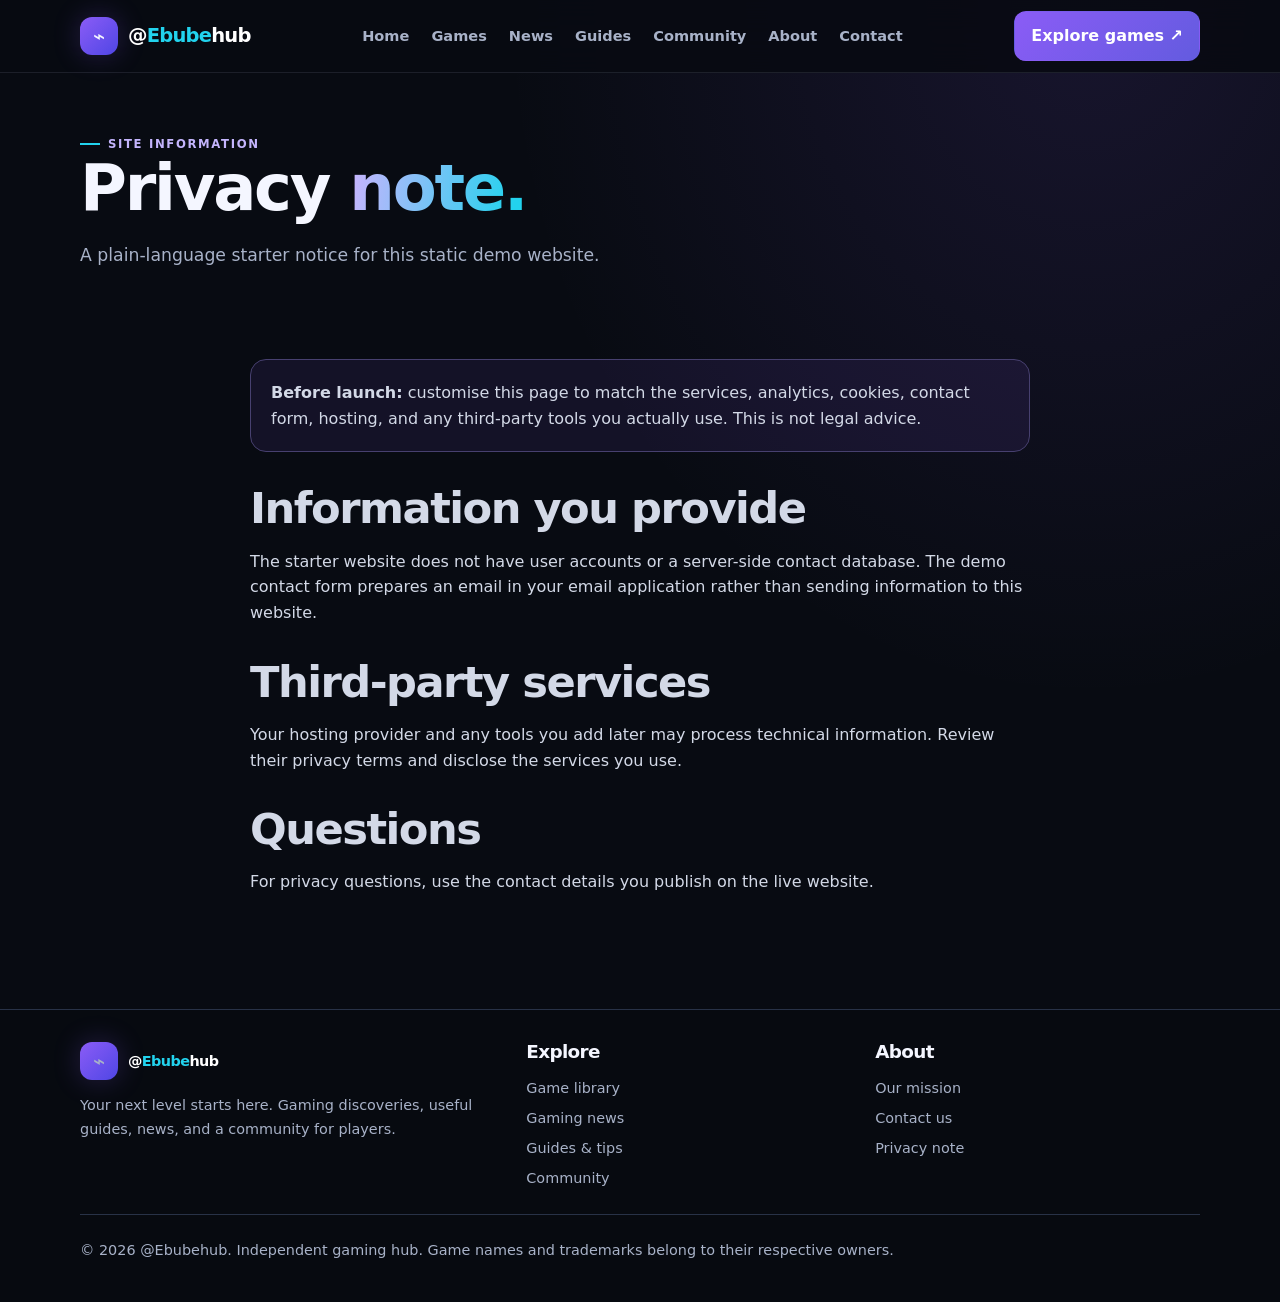
<file: privacy.html>
<!doctype html>
<html lang="en"><head><meta charset="utf-8"><meta name="viewport" content="width=device-width, initial-scale=1">
<title>Privacy Note | @Ebubehub</title><meta name="description" content="A starter privacy notice for the @Ebubehub website.">
<meta name="theme-color" content="#080b12"><meta property="og:title" content="Privacy Note | @Ebubehub"><meta property="og:description" content="A starter privacy notice for the @Ebubehub website."><meta property="og:type" content="website">
<link rel="stylesheet" href="styles.css"></head><body><a class="skip-link" href="#main">Skip to content</a>
<header class="site-header"><div class="container nav-wrap">
<a class="brand" href="index.html" aria-label="@Ebubehub home"><span class="brand-mark">⌁</span><span>@<em>Ebube</em>hub</span></a>
<button class="menu-toggle" type="button" aria-expanded="false" aria-controls="primary-nav">☰ Menu</button>
<nav class="nav-links" id="primary-nav" aria-label="Main navigation"><a href="index.html">Home</a><a href="games.html">Games</a><a href="news.html">News</a><a href="guides.html">Guides</a><a href="community.html">Community</a><a href="about.html">About</a><a href="contact.html">Contact</a></nav>
<a class="nav-cta" href="games.html">Explore games ↗</a>
</div></header><main id="main">
<section class="page-hero"><div class="container"><span class="eyebrow">Site information</span><h1>Privacy <span class="gradient-text">note.</span></h1><p class="lead">A plain-language starter notice for this static demo website.</p></div></section>
<section class="section"><div class="container prose"><div class="callout"><strong>Before launch:</strong> customise this page to match the services, analytics, cookies, contact form, hosting, and any third-party tools you actually use. This is not legal advice.</div><h2>Information you provide</h2><p>The starter website does not have user accounts or a server-side contact database. The demo contact form prepares an email in your email application rather than sending information to this website.</p><h2>Third-party services</h2><p>Your hosting provider and any tools you add later may process technical information. Review their privacy terms and disclose the services you use.</p><h2>Questions</h2><p>For privacy questions, use the contact details you publish on the live website.</p></div></section>
</main><footer class="site-footer"><div class="container">
<div class="footer-grid">
<div><a class="brand" href="index.html"><span class="brand-mark">⌁</span><span>@<em>Ebube</em>hub</span></a><p>Your next level starts here. Gaming discoveries, useful guides, news, and a community for players.</p></div>
<div><h3>Explore</h3><div class="footer-links"><a href="games.html">Game library</a><a href="news.html">Gaming news</a><a href="guides.html">Guides & tips</a><a href="community.html">Community</a></div></div>
<div><h3>About</h3><div class="footer-links"><a href="about.html">Our mission</a><a href="contact.html">Contact us</a><a href="privacy.html">Privacy note</a></div></div>
</div><hr><p class="small">© <span data-year></span> @Ebubehub. Independent gaming hub. Game names and trademarks belong to their respective owners.</p>
</div></footer><script src="script.js" defer></script></body></html>
</file>
<file: styles.css>
:root{
  --bg:#080b12;--panel:#111725;--panel2:#171f30;--line:#283247;
  --text:#f4f6ff;--muted:#a8b2c8;--purple:#8b5cf6;--cyan:#22d3ee;
  --green:#86efac;--radius:18px;--max:1120px;
}
*{box-sizing:border-box}
html{scroll-behavior:smooth;scroll-padding-top:90px}
body{margin:0;background:radial-gradient(ellipse at 85% 0%,rgba(139,92,246,.12),transparent 38%),var(--bg);color:var(--text);font:16px/1.6 Inter,ui-sans-serif,system-ui,-apple-system,BlinkMacSystemFont,"Segoe UI",sans-serif}
a{color:inherit;text-decoration:none}
img{max-width:100%;display:block}
button,input,select,textarea{font:inherit}
button,a,input,select,textarea{outline-offset:3px}
a:focus-visible,button:focus-visible,input:focus-visible,select:focus-visible,textarea:focus-visible{outline:2px solid var(--cyan)}
.container{width:min(var(--max),calc(100% - 32px));margin-inline:auto}
.skip-link{position:absolute;left:-999px;top:8px;background:var(--cyan);color:#041018;padding:8px 12px;z-index:99}
.skip-link:focus{left:8px}
.site-header{position:sticky;top:0;z-index:20;background:rgba(8,11,18,.9);backdrop-filter:blur(16px);border-bottom:1px solid rgba(168,178,200,.13)}
.nav-wrap{min-height:72px;display:flex;align-items:center;justify-content:space-between;gap:20px}
.brand{display:flex;align-items:center;gap:10px;font-weight:900;letter-spacing:-.04em;font-size:1.22rem}
.brand-mark{width:38px;height:38px;display:grid;place-items:center;border-radius:12px;background:linear-gradient(135deg,var(--purple),#4f46e5);box-shadow:0 0 28px rgba(139,92,246,.24);font-size:1.25rem}
.brand span:last-child{color:#fff}
.brand em{font-style:normal;color:var(--cyan)}
.nav-links{display:flex;align-items:center;gap:22px}
.nav-links a{font-size:.91rem;color:var(--muted);font-weight:650}
.nav-links a:hover,.nav-links a[aria-current="page"]{color:#fff}
.nav-cta,.btn{display:inline-flex;align-items:center;justify-content:center;gap:8px;padding:11px 16px;border-radius:12px;background:linear-gradient(135deg,var(--purple),#635bdf);color:white;font-weight:800;border:1px solid transparent;cursor:pointer;transition:transform .2s,filter .2s}
.nav-cta:hover,.btn:hover{filter:brightness(1.12);transform:translateY(-1px)}
.btn.secondary{background:transparent;border-color:#46516a;color:var(--text)}
.menu-toggle{display:none;background:var(--panel);border:1px solid var(--line);color:white;border-radius:10px;padding:8px 12px}
.hero{padding:72px 0 48px}
.hero-grid{display:grid;grid-template-columns:1.02fr .98fr;gap:44px;align-items:center}
.eyebrow{display:inline-flex;align-items:center;gap:8px;text-transform:uppercase;letter-spacing:.14em;font-size:.73rem;font-weight:900;color:#c4b5fd}
.eyebrow:before{content:"";width:20px;height:2px;background:var(--cyan)}
h1,h2,h3{line-height:1.12;letter-spacing:-.035em;margin:0 0 14px}
h1{font-size:clamp(2.6rem,6vw,5.1rem);max-width:720px}
h2{font-size:clamp(1.8rem,4vw,2.7rem)}
h3{font-size:1.15rem}
.gradient-text{background:linear-gradient(100deg,#c4b5fd 5%,#22d3ee 92%);-webkit-background-clip:text;background-clip:text;color:transparent}
.lead{font-size:1.08rem;color:var(--muted);max-width:600px}
.actions{display:flex;gap:12px;flex-wrap:wrap;margin-top:26px}
.hero-art{min-height:350px;border:1px solid #34324e;border-radius:26px;position:relative;overflow:hidden;background:radial-gradient(circle at 50% 44%,rgba(139,92,246,.38),transparent 27%),radial-gradient(circle at 80% 80%,rgba(34,211,238,.18),transparent 35%),linear-gradient(140deg,#15152a,#0d1422 65%,#111827);display:grid;place-items:center}
.hero-art:before,.hero-art:after{content:"";position:absolute;border:1px solid rgba(34,211,238,.25);border-radius:50%;width:270px;height:270px;transform:rotate(-25deg) scaleX(1.4)}
.hero-art:after{width:350px;height:350px;border-color:rgba(139,92,246,.28);transform:rotate(30deg) scaleX(1.1)}
.orb{width:150px;height:150px;border-radius:38px;display:grid;place-items:center;background:linear-gradient(145deg,#8b5cf6,#27205e 65%,#22d3ee);box-shadow:0 0 90px rgba(139,92,246,.4);font-size:5rem;transform:rotate(-8deg);z-index:1}
.art-label{position:absolute;bottom:20px;left:20px;right:20px;display:flex;justify-content:space-between;gap:10px;color:#d6ddf0;font-size:.78rem;z-index:2}
.pill{display:inline-flex;align-items:center;gap:6px;padding:5px 10px;border:1px solid #3b4660;background:#141b2a;border-radius:999px;font-size:.75rem;color:#c8d1e5}
.section{padding:42px 0}
.section-head{display:flex;justify-content:space-between;align-items:end;gap:20px;margin-bottom:22px}
.section-head p{margin:0;color:var(--muted)}
.text-link{color:var(--cyan);font-weight:800;font-size:.9rem}
.card-grid{display:grid;grid-template-columns:repeat(3,minmax(0,1fr));gap:16px}
.card{border:1px solid var(--line);border-radius:var(--radius);overflow:hidden;background:linear-gradient(150deg,rgba(23,31,48,.96),rgba(13,18,29,.96));min-width:0}
.card-art{min-height:142px;display:flex;align-items:center;justify-content:center;font-size:3rem;position:relative;overflow:hidden;background:radial-gradient(circle at 50% 35%,rgba(139,92,246,.48),transparent 50%),linear-gradient(135deg,#202344,#101827)}
.card-art.cyan{background:radial-gradient(circle at 50% 35%,rgba(34,211,238,.36),transparent 50%),linear-gradient(135deg,#12303d,#101827)}
.card-art.pink{background:radial-gradient(circle at 50% 35%,rgba(244,114,182,.32),transparent 50%),linear-gradient(135deg,#352039,#101827)}
.card-body{padding:18px}
.card-body p{color:var(--muted);margin:8px 0 14px;font-size:.93rem}
.meta{display:flex;gap:8px;flex-wrap:wrap;margin-bottom:10px}
.section-band{border-block:1px solid var(--line);background:rgba(17,23,37,.72)}
.feature-grid{display:grid;grid-template-columns:repeat(3,1fr);gap:14px}
.feature{padding:22px;border:1px solid var(--line);background:rgba(17,23,37,.75);border-radius:16px}
.feature-icon{font-size:1.7rem;margin-bottom:10px}
.feature p{color:var(--muted);margin:0;font-size:.93rem}
.page-hero{padding:54px 0 30px}
.page-hero h1{font-size:clamp(2.3rem,5vw,4rem)}
.toolbar{display:flex;gap:10px;flex-wrap:wrap;margin:22px 0}
.field{width:100%;min-width:0;padding:12px 14px;background:#0c111c;color:var(--text);border:1px solid #39445a;border-radius:12px}
.search-wrap{flex:1;min-width:200px}
select.field{width:auto;min-width:150px}
.empty-state{display:none;padding:28px;border:1px dashed #46516a;border-radius:14px;color:var(--muted);text-align:center}
.article-list{display:grid;gap:14px}
.article-row{display:grid;grid-template-columns:110px 1fr;gap:18px;padding:18px;border:1px solid var(--line);border-radius:16px;background:var(--panel)}
.article-icon{min-height:100px;border-radius:12px;display:grid;place-items:center;font-size:2.5rem;background:linear-gradient(135deg,#28214b,#112c39)}
.article-row p{margin:6px 0;color:var(--muted)}
.prose{max-width:780px;color:#d3d9e7}
.prose h2{margin-top:32px}
.prose li{margin:.45rem 0}
.callout{padding:20px;border:1px solid #47406f;border-radius:16px;background:rgba(139,92,246,.09)}
.form-grid{display:grid;grid-template-columns:1fr 1fr;gap:16px}
.form-field{display:grid;gap:7px}
.form-field.full{grid-column:1/-1}
.form-field label{font-size:.9rem;font-weight:750}
.notice{display:none;margin-top:14px;padding:12px;border:1px solid #2b7a58;border-radius:12px;color:#bbf7d0;background:rgba(34,197,94,.08)}
.site-footer{border-top:1px solid var(--line);margin-top:56px;padding:32px 0 26px;background:#070a10}
.footer-grid{display:grid;grid-template-columns:1.3fr 1fr 1fr;gap:24px}
.site-footer p,.site-footer a{color:var(--muted);font-size:.9rem}
.footer-links{display:grid;gap:7px}
.small{font-size:.8rem;color:var(--muted)}
hr{border:0;border-top:1px solid var(--line);margin:24px 0}
@media(max-width:800px){
 .nav-wrap{min-height:64px}.menu-toggle{display:inline-flex}.nav-cta{display:none}
 .nav-links{display:none;position:absolute;left:16px;right:16px;top:68px;padding:14px;background:#0e1420;border:1px solid var(--line);border-radius:14px;box-shadow:0 20px 50px #0008;align-items:stretch;gap:0;flex-direction:column}
 .nav-links.open{display:flex}.nav-links a{padding:12px;border-radius:8px}.nav-links a:hover{background:var(--panel)}
 .hero{padding:42px 0 24px}.hero-grid{grid-template-columns:1fr;gap:26px}.hero-art{min-height:260px}.orb{width:120px;height:120px;font-size:4rem}
 .card-grid{grid-template-columns:repeat(2,minmax(0,1fr))}.feature-grid{grid-template-columns:1fr}
 .section-head{align-items:start;flex-direction:column}.footer-grid{grid-template-columns:1fr 1fr}.footer-grid>div:first-child{grid-column:1/-1}
}
@media(max-width:520px){
 .container{width:min(var(--max),calc(100% - 24px))}
 .card-grid{grid-template-columns:1fr}.card-art{min-height:130px}
 .article-row{grid-template-columns:76px 1fr;gap:12px;padding:12px}.article-icon{min-height:80px}
 .form-grid{grid-template-columns:1fr}.form-field.full{grid-column:auto}
 .footer-grid{grid-template-columns:1fr}.footer-grid>div:first-child{grid-column:auto}
 h1{font-size:2.7rem}.lead{font-size:1rem}
}
@media(prefers-reduced-motion:reduce){html{scroll-behavior:auto}*,*::before,*::after{transition:none!important;animation:none!important}}
</file>
